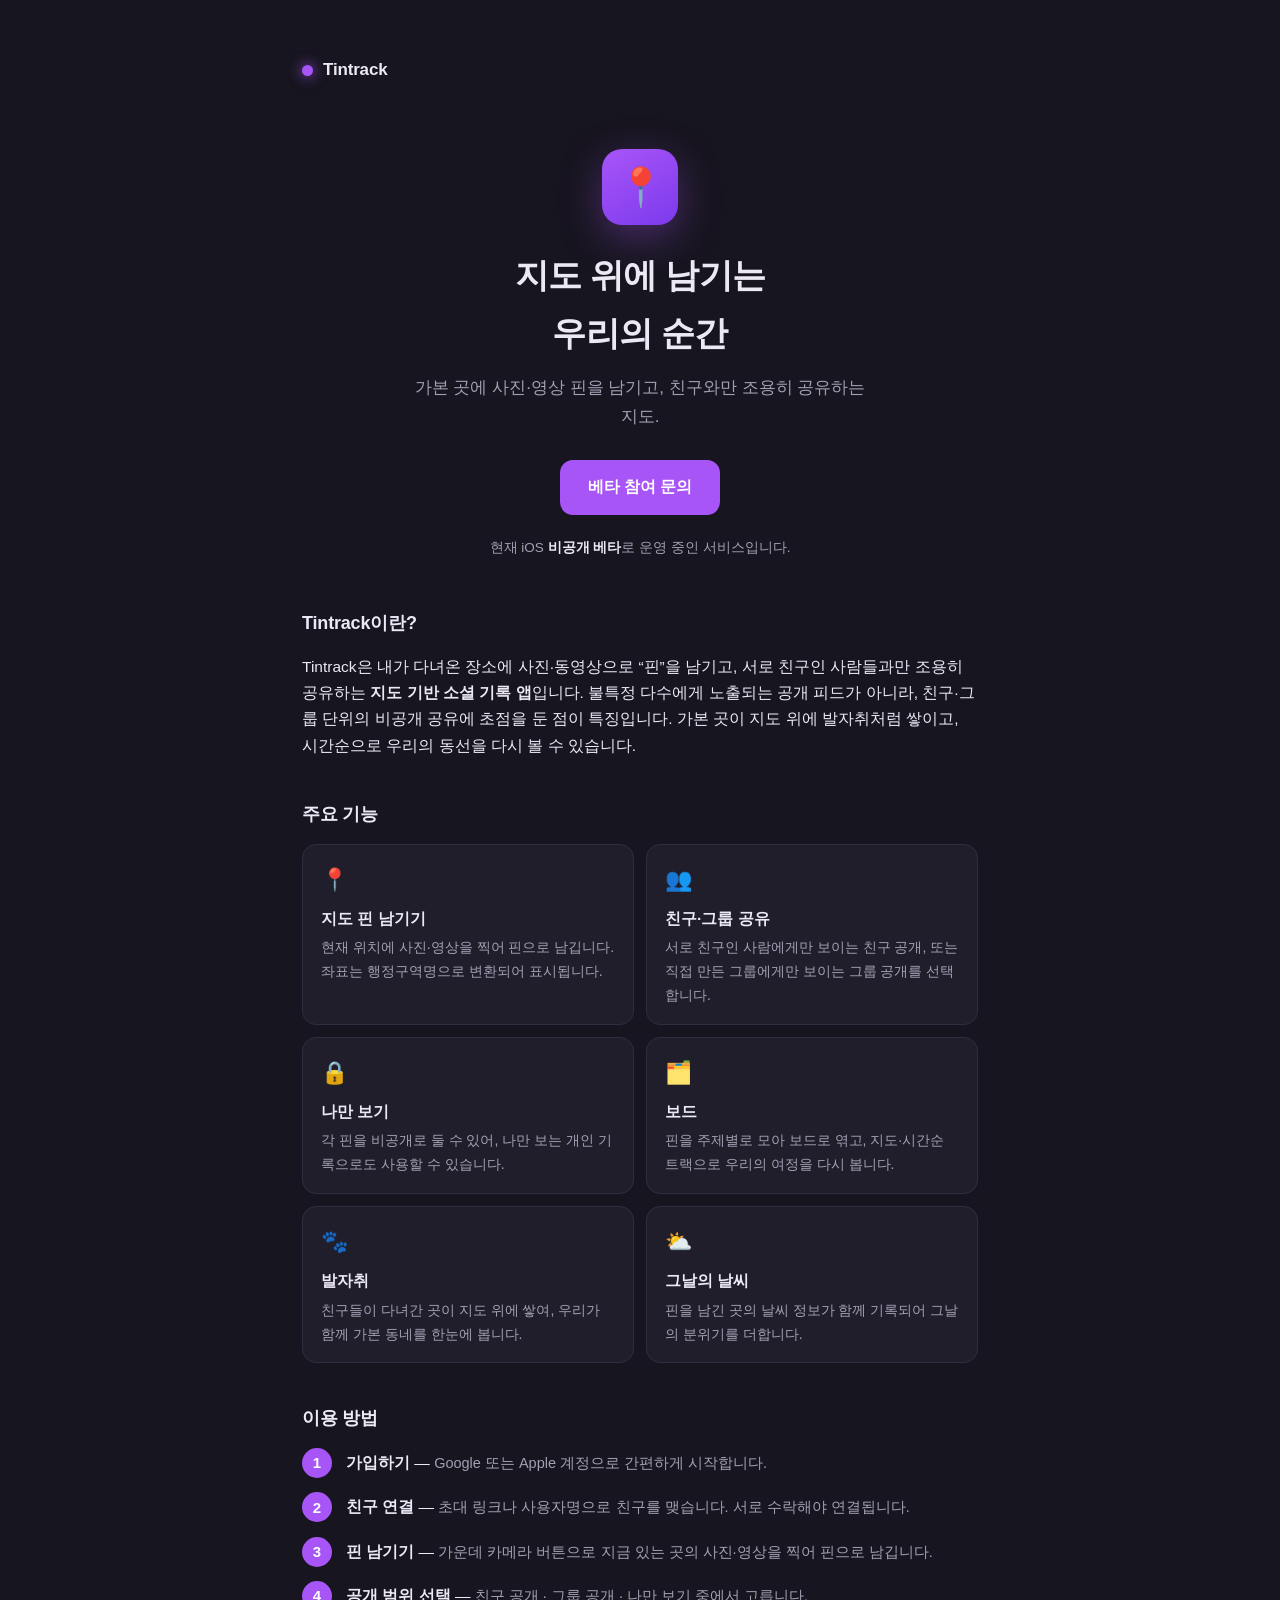
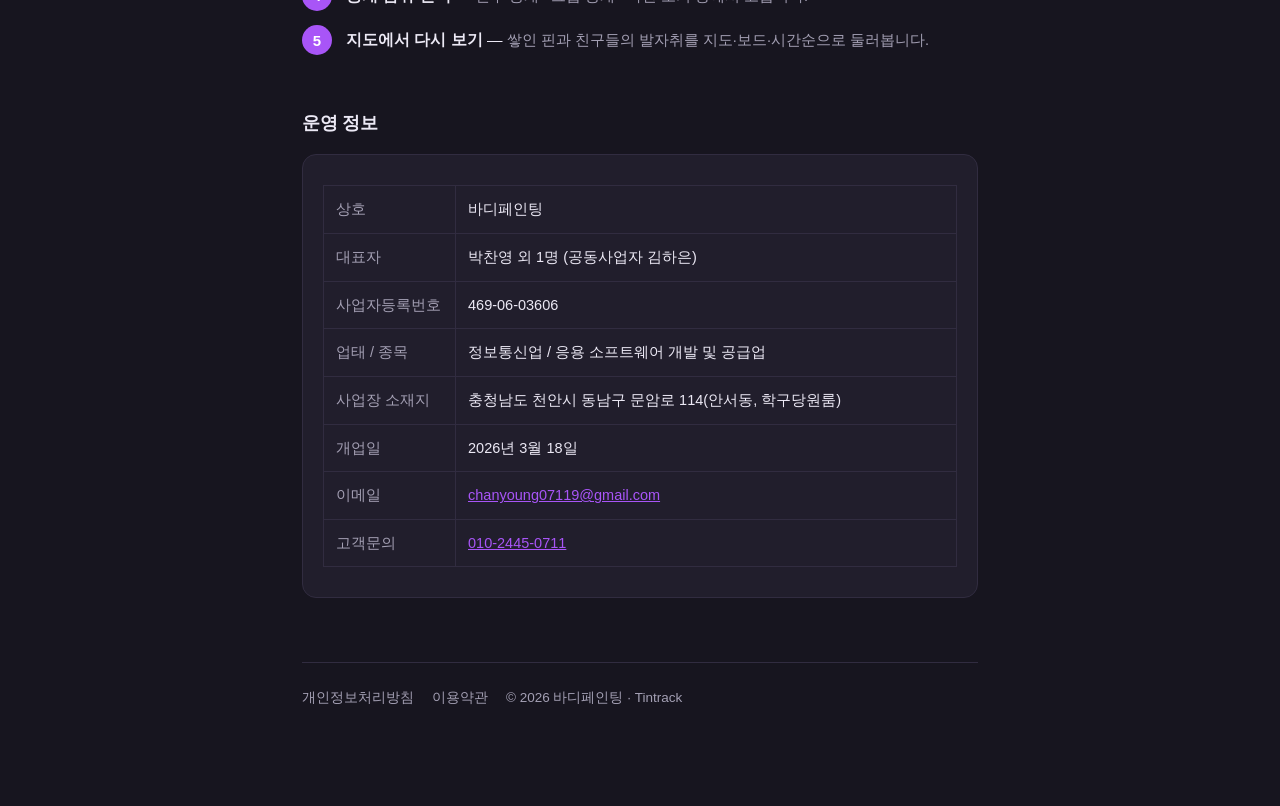
<file: index.html>
<!doctype html>
<html lang="ko">
<head>
<meta charset="utf-8">
<meta name="viewport" content="width=device-width, initial-scale=1">
<meta name="robots" content="all">
<title>Tintrack — 지도 위에 남기는 우리의 순간</title>
<meta name="description" content="Tintrack은 가본 곳에 사진·영상 핀을 남기고 친구와만 조용히 공유하는 지도 기반 소셜 앱입니다. 운영: 바디페인팅(사업자등록번호 469-06-03606).">
<meta property="og:title" content="Tintrack">
<meta property="og:description" content="지도 위에 사진·영상 핀을 남기고 친구와 공유하는 지도 기반 소셜 앱.">
<meta name="theme-color" content="#17151f">
<link rel="stylesheet" href="style.css">
<style>
  .hero { text-align: center; padding: 24px 0 8px; }
  .logo {
    width: 76px; height: 76px; border-radius: 20px; margin: 0 auto 22px;
    background: linear-gradient(150deg, #a855f7, #7c3aed);
    box-shadow: 0 12px 40px rgba(168,85,247,.35);
    display: flex; align-items: center; justify-content: center;
    font-size: 38px;
  }
  .hero h1 { font-size: 34px; margin: 0 0 12px; }
  .hero .lead { color: var(--muted); font-size: 17px; margin: 0 auto; max-width: 460px; }
  .cta {
    display: inline-block; margin: 28px 0 6px; padding: 14px 28px; border-radius: 13px;
    background: var(--accent); color: #fff; text-decoration: none; font-weight: 700; font-size: 15.5px;
  }
  .status {
    display: block; margin-top: 16px;
    color: var(--muted); font-size: 13.5px;
  }
  .status b { color: var(--text); font-weight: 600; }

  .features { display: grid; grid-template-columns: 1fr 1fr; gap: 12px; margin: 14px 0 8px; }
  @media (max-width: 520px) { .features { grid-template-columns: 1fr; } }
  .feature {
    background: var(--surface); border: 1px solid var(--border);
    border-radius: 14px; padding: 16px 18px;
  }
  .feature .ic { font-size: 22px; }
  .feature h3 { margin: 8px 0 4px; font-size: 15.5px; }
  .feature p { margin: 0; font-size: 14px; color: var(--muted); }

  ol.steps { counter-reset: s; list-style: none; padding-left: 0; margin: 12px 0; }
  ol.steps > li { position: relative; padding: 4px 0 14px 44px; margin: 0; }
  ol.steps > li::before {
    counter-increment: s; content: counter(s);
    position: absolute; left: 0; top: 2px;
    width: 30px; height: 30px; border-radius: 50%;
    background: var(--accent); color: #fff; font-weight: 700; font-size: 15px;
    display: flex; align-items: center; justify-content: center;
  }
  ol.steps > li b { color: var(--text); }
  ol.steps > li span { color: var(--muted); font-size: 14.5px; }

  .shots { display: grid; grid-template-columns: repeat(3, 1fr); gap: 14px; margin: 14px 0 8px; }
  @media (max-width: 560px) { .shots { grid-template-columns: repeat(2, 1fr); } }
  .shot { text-align: center; }
  .shot img {
    width: 100%; height: auto; border-radius: 18px;
    border: 1px solid var(--border); background: var(--surface);
    display: block;
  }
  .shot figcaption { color: var(--muted); font-size: 13px; margin-top: 8px; }

  .biz td:first-child { color: var(--muted); white-space: nowrap; width: 132px; }
</style>
</head>
<body>
<div class="wrap">
  <header class="site">
    <span class="dot"></span>
    <a href="./">Tintrack</a>
  </header>

  <section class="hero">
    <div class="logo">📍</div>
    <h1>지도 위에 남기는<br>우리의 순간</h1>
    <p class="lead">가본 곳에 사진·영상 핀을 남기고, 친구와만 조용히 공유하는 지도.</p>

    <a class="cta" href="mailto:chanyoung07119@gmail.com?subject=Tintrack%20%EB%B2%A0%ED%83%80%20%EC%B0%B8%EC%97%AC%20%EB%AC%B8%EC%9D%98">베타 참여 문의</a>
    <span class="status">현재 iOS <b>비공개 베타</b>로 운영 중인 서비스입니다.</span>
  </section>

  <h2>Tintrack이란?</h2>
  <p>Tintrack은 내가 다녀온 장소에 사진·동영상으로 “핀”을 남기고, 서로 친구인 사람들과만
  조용히 공유하는 <b>지도 기반 소셜 기록 앱</b>입니다. 불특정 다수에게 노출되는 공개
  피드가 아니라, 친구·그룹 단위의 비공개 공유에 초점을 둔 점이 특징입니다. 가본 곳이
  지도 위에 발자취처럼 쌓이고, 시간순으로 우리의 동선을 다시 볼 수 있습니다.</p>

  <h2>주요 기능</h2>
  <div class="features">
    <div class="feature">
      <div class="ic">📍</div>
      <h3>지도 핀 남기기</h3>
      <p>현재 위치에 사진·영상을 찍어 핀으로 남깁니다. 좌표는 행정구역명으로 변환되어 표시됩니다.</p>
    </div>
    <div class="feature">
      <div class="ic">👥</div>
      <h3>친구·그룹 공유</h3>
      <p>서로 친구인 사람에게만 보이는 친구 공개, 또는 직접 만든 그룹에게만 보이는 그룹 공개를 선택합니다.</p>
    </div>
    <div class="feature">
      <div class="ic">🔒</div>
      <h3>나만 보기</h3>
      <p>각 핀을 비공개로 둘 수 있어, 나만 보는 개인 기록으로도 사용할 수 있습니다.</p>
    </div>
    <div class="feature">
      <div class="ic">🗂️</div>
      <h3>보드</h3>
      <p>핀을 주제별로 모아 보드로 엮고, 지도·시간순 트랙으로 우리의 여정을 다시 봅니다.</p>
    </div>
    <div class="feature">
      <div class="ic">🐾</div>
      <h3>발자취</h3>
      <p>친구들이 다녀간 곳이 지도 위에 쌓여, 우리가 함께 가본 동네를 한눈에 봅니다.</p>
    </div>
    <div class="feature">
      <div class="ic">⛅</div>
      <h3>그날의 날씨</h3>
      <p>핀을 남긴 곳의 날씨 정보가 함께 기록되어 그날의 분위기를 더합니다.</p>
    </div>
  </div>

  <h2>이용 방법</h2>
  <ol class="steps">
    <li><b>가입하기</b> — <span>Google 또는 Apple 계정으로 간편하게 시작합니다.</span></li>
    <li><b>친구 연결</b> — <span>초대 링크나 사용자명으로 친구를 맺습니다. 서로 수락해야 연결됩니다.</span></li>
    <li><b>핀 남기기</b> — <span>가운데 카메라 버튼으로 지금 있는 곳의 사진·영상을 찍어 핀으로 남깁니다.</span></li>
    <li><b>공개 범위 선택</b> — <span>친구 공개 · 그룹 공개 · 나만 보기 중에서 고릅니다.</span></li>
    <li><b>지도에서 다시 보기</b> — <span>쌓인 핀과 친구들의 발자취를 지도·보드·시간순으로 둘러봅니다.</span></li>
  </ol>

  <!-- 앱 화면 — TestFlight build 12 실기기 스크린샷(img/shot-1~3.png) 추가 후 주석 해제.
       이미지 없을 때 깨진 미리보기가 뜨지 않도록 잠시 비활성.
  <h2>앱 화면</h2>
  <div class="shots">
    <figure class="shot">
      <img src="img/shot-1.png" alt="Tintrack 지도 화면 — 친구들의 핀이 표시된 지도">
      <figcaption>① 지도에 쌓인 핀</figcaption>
    </figure>
    <figure class="shot">
      <img src="img/shot-2.png" alt="Tintrack 핀 남기기 — 카메라로 사진·영상 촬영">
      <figcaption>② 사진·영상으로 핀 남기기</figcaption>
    </figure>
    <figure class="shot">
      <img src="img/shot-3.png" alt="Tintrack 공개 범위 선택 — 친구·그룹·나만 보기">
      <figcaption>③ 공개 범위 선택</figcaption>
    </figure>
  </div>
  -->

  <h2>운영 정보</h2>
  <div class="box">
    <table class="biz">
      <tbody>
        <tr><td>상호</td><td>바디페인팅</td></tr>
        <tr><td>대표자</td><td>박찬영 외 1명 (공동사업자 김하은)</td></tr>
        <tr><td>사업자등록번호</td><td>469-06-03606</td></tr>
        <tr><td>업태 / 종목</td><td>정보통신업 / 응용 소프트웨어 개발 및 공급업</td></tr>
        <tr><td>사업장 소재지</td><td>충청남도 천안시 동남구 문암로 114(안서동, 학구당원룸)</td></tr>
        <tr><td>개업일</td><td>2026년 3월 18일</td></tr>
        <tr><td>이메일</td><td><a href="mailto:chanyoung07119@gmail.com">chanyoung07119@gmail.com</a></td></tr>
        <tr><td>고객문의</td><td><a href="tel:+821024450711">010-2445-0711</a></td></tr>
      </tbody>
    </table>
  </div>

  <footer>
    <a href="privacy.html">개인정보처리방침</a>
    <a href="terms.html">이용약관</a>
    <span>© 2026 바디페인팅 · Tintrack</span>
  </footer>
</div>
</body>
</html>
</file>
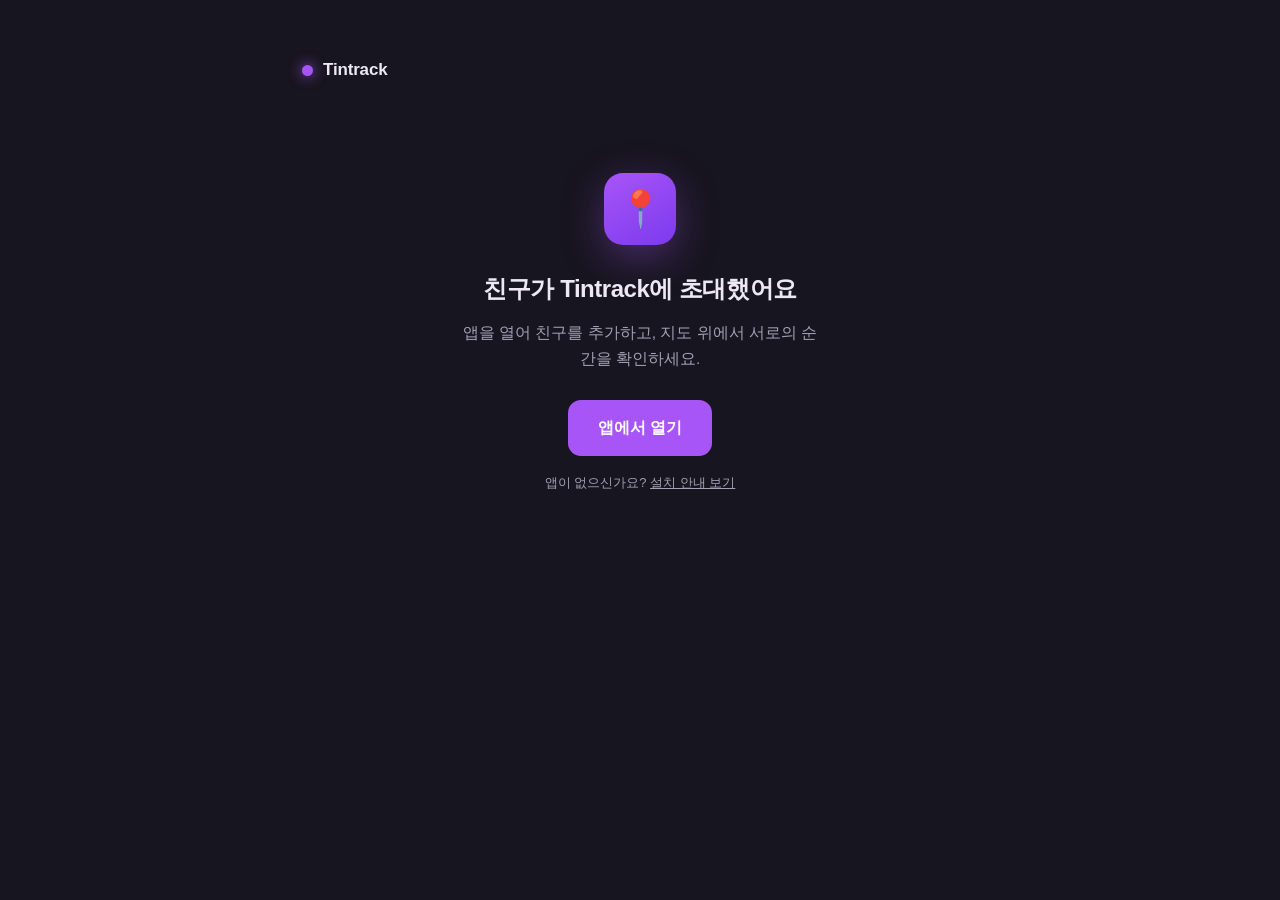
<file: i.html>
<!doctype html>
<html lang="ko">
<head>
<meta charset="utf-8">
<meta name="viewport" content="width=device-width, initial-scale=1">
<title>Tintrack 초대</title>
<meta name="theme-color" content="#17151f">
<link rel="stylesheet" href="style.css">
<style>
  .center { text-align: center; padding: 48px 0; }
  .logo { width: 72px; height: 72px; border-radius: 19px; margin: 0 auto 24px;
    background: linear-gradient(150deg,#a855f7,#7c3aed);
    box-shadow: 0 12px 40px rgba(168,85,247,.35);
    display:flex; align-items:center; justify-content:center; font-size:36px; }
  .center h1 { font-size: 24px; margin: 0 0 10px; }
  .center p { color: var(--muted); margin: 0 auto 28px; max-width: 360px; }
  .btn { display:inline-block; background: var(--accent); color:#fff; font-weight:700;
    text-decoration:none; padding: 14px 30px; border-radius: 13px; font-size: 16px; }
  .sub { display:block; margin-top: 16px; color: var(--muted); font-size: 13px; }
  .sub a { color: var(--muted); }
</style>
</head>
<body>
<div class="wrap">
  <header class="site"><span class="dot"></span><a href="./">Tintrack</a></header>
  <section class="center">
    <div class="logo">📍</div>
    <h1 id="title">친구가 Tintrack에 초대했어요</h1>
    <p id="desc">앱을 열어 친구를 추가하고, 지도 위에서 서로의 순간을 확인하세요.</p>
    <a class="btn" id="open" href="#">앱에서 열기</a>
    <span class="sub">앱이 없으신가요? <a href="./">설치 안내 보기</a></span>
  </section>
</div>
<script>
  (function () {
    // 경로 /i/{username} 에서 username 추출
    var parts = location.pathname.split("/").filter(Boolean);
    var idx = parts.indexOf("i");
    var username = idx >= 0 && parts[idx + 1] ? decodeURIComponent(parts[idx + 1]) : null;

    var deepLink = username ? "tintrack://i/" + encodeURIComponent(username) : "tintrack://";
    var openBtn = document.getElementById("open");
    openBtn.setAttribute("href", deepLink);

    if (username) {
      document.getElementById("title").textContent = "@" + username + " 님이 초대했어요";
    }

    // 자동으로 앱 열기 시도 (사용자 제스처 없이도 커스텀 스킴 시도)
    function tryOpen() { window.location.href = deepLink; }
    // 살짝 지연 후 시도 — iOS/Android 모두 설치돼 있으면 앱으로 전환
    setTimeout(tryOpen, 350);

    openBtn.addEventListener("click", function (e) {
      e.preventDefault();
      tryOpen();
    });
  })();
</script>
</body>
</html>
</file>
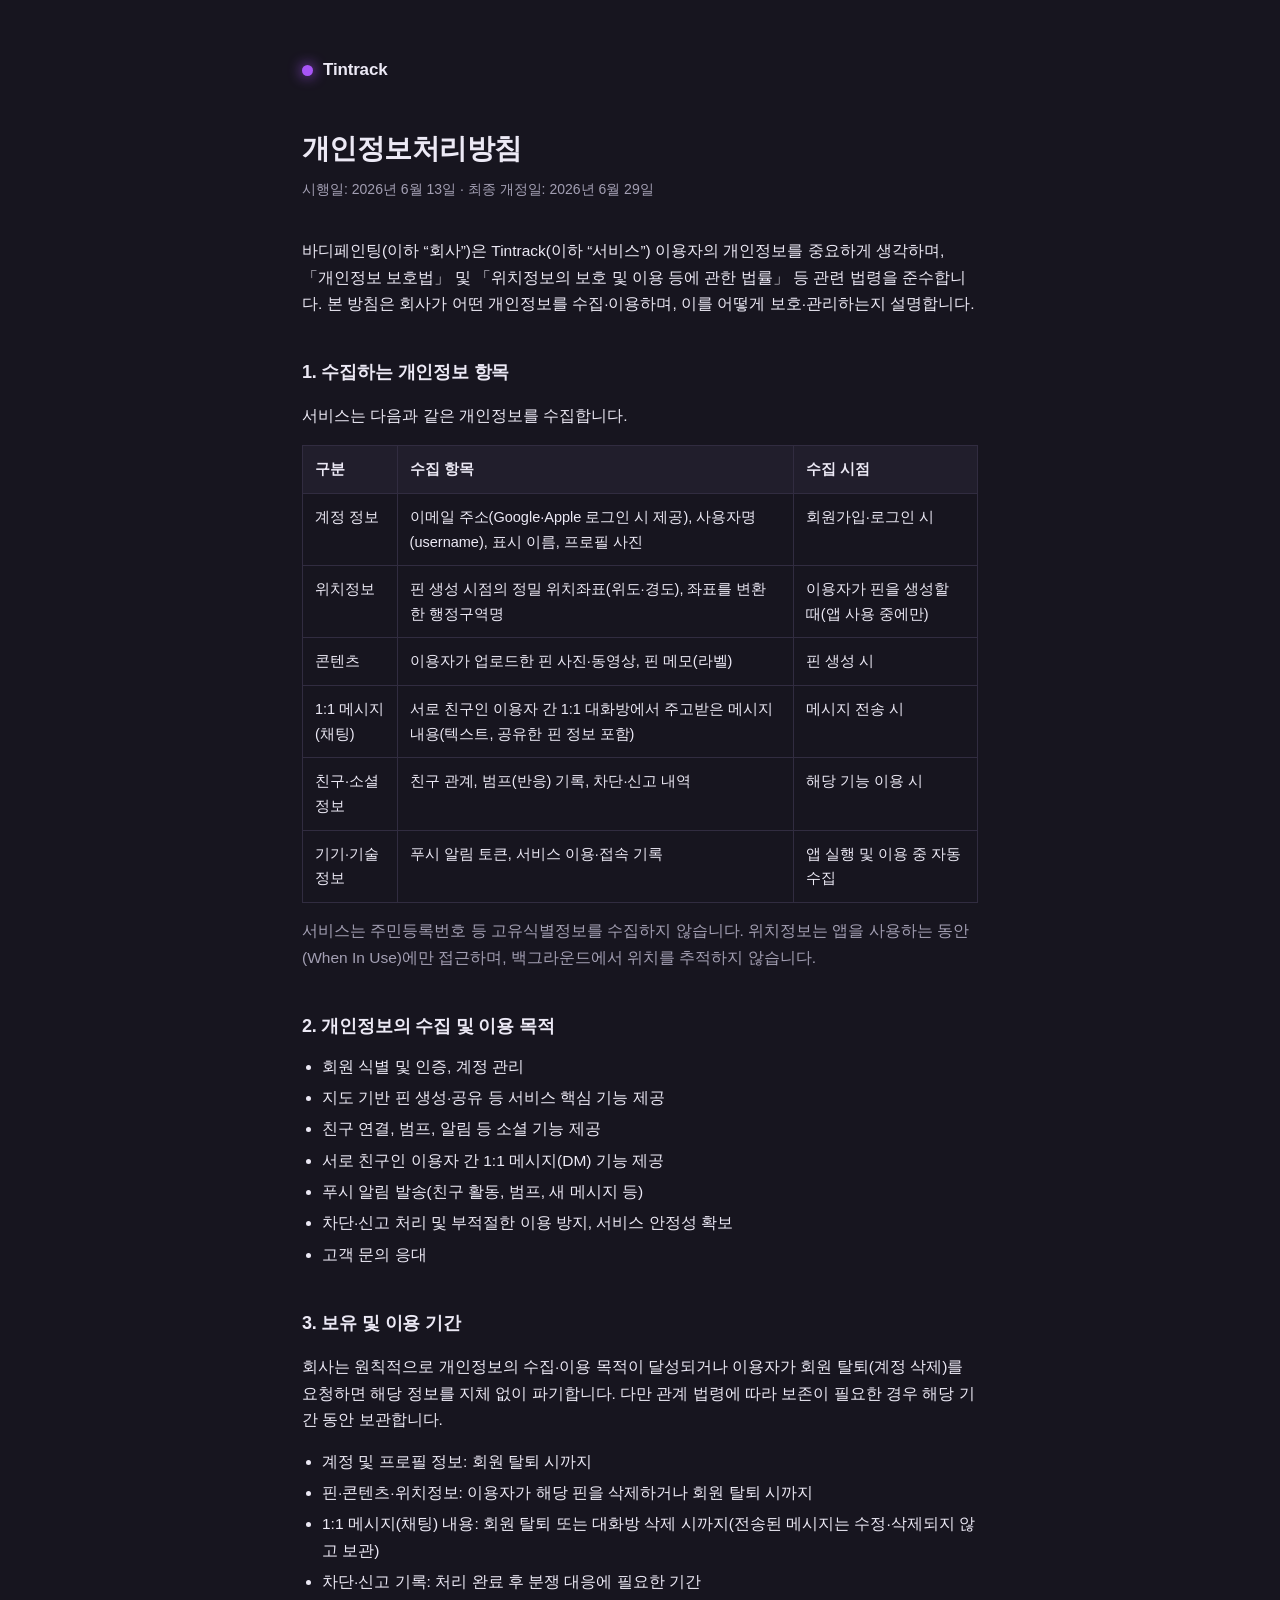
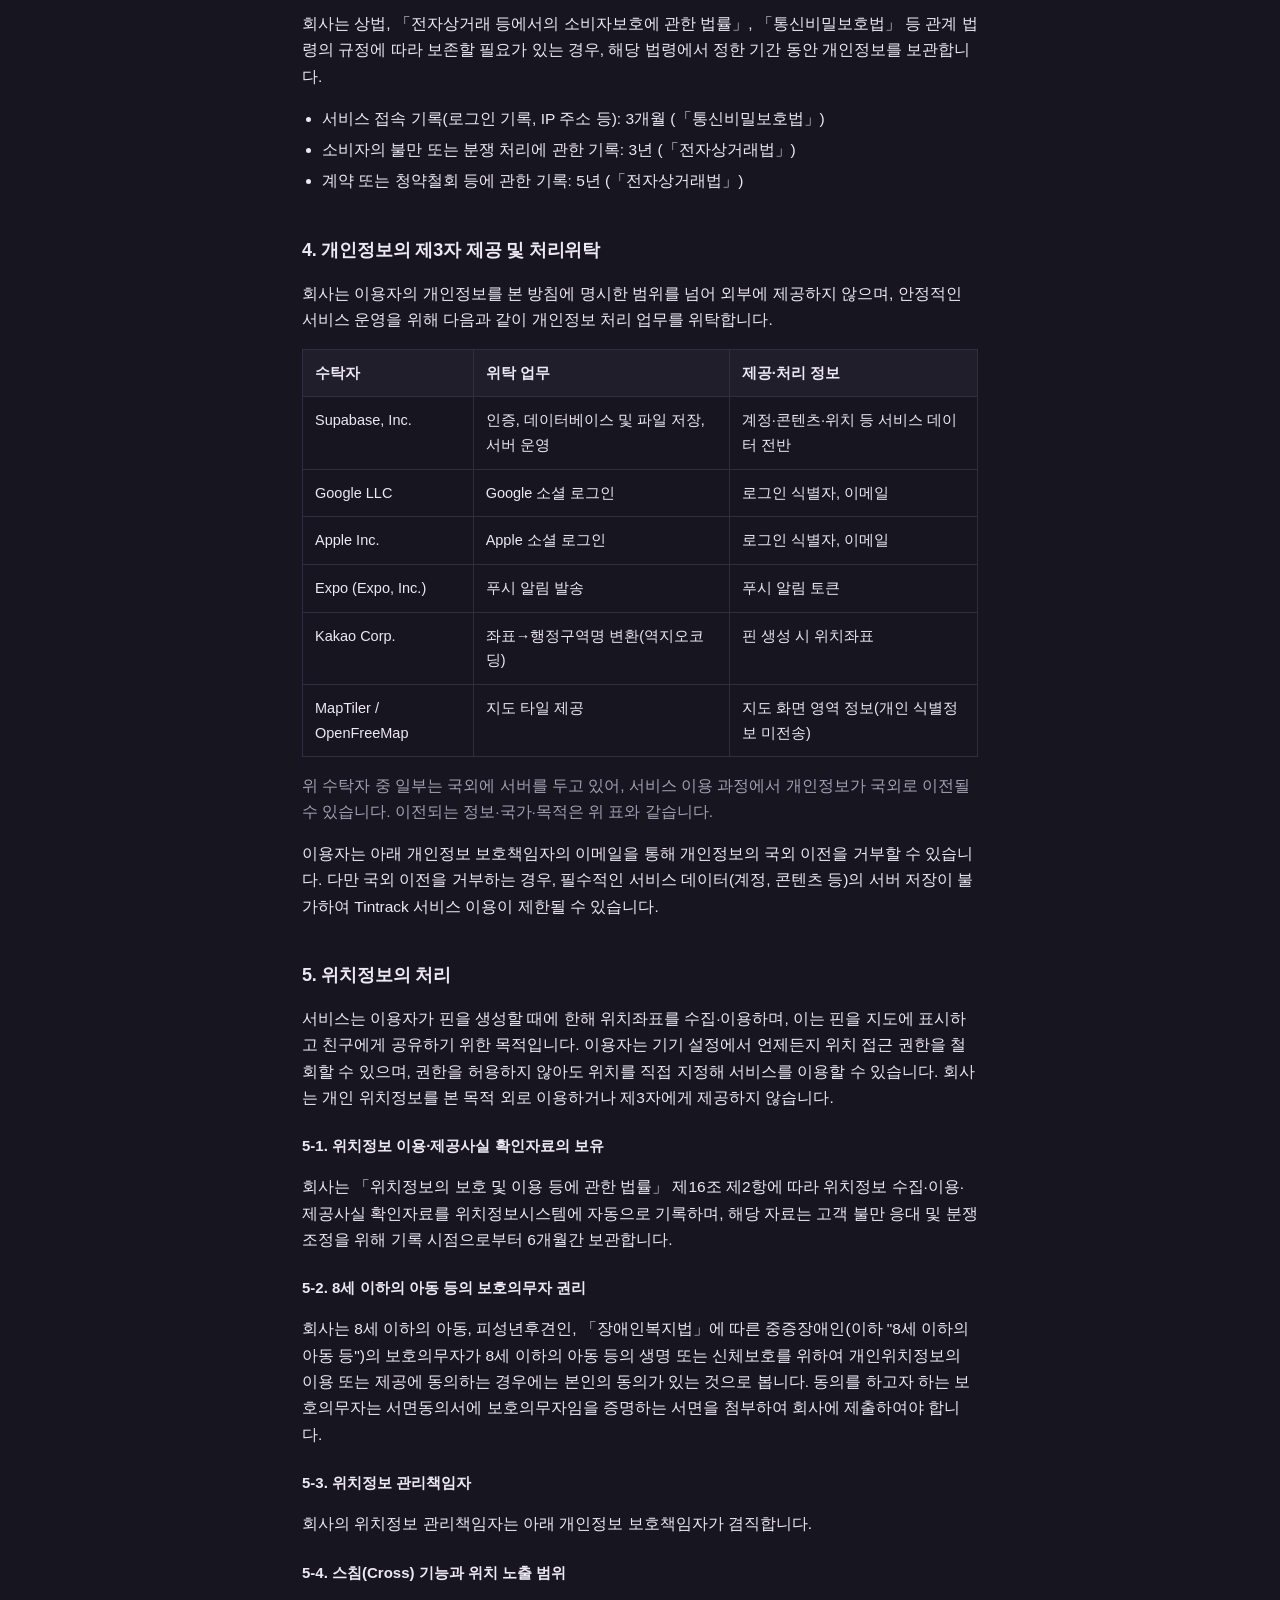
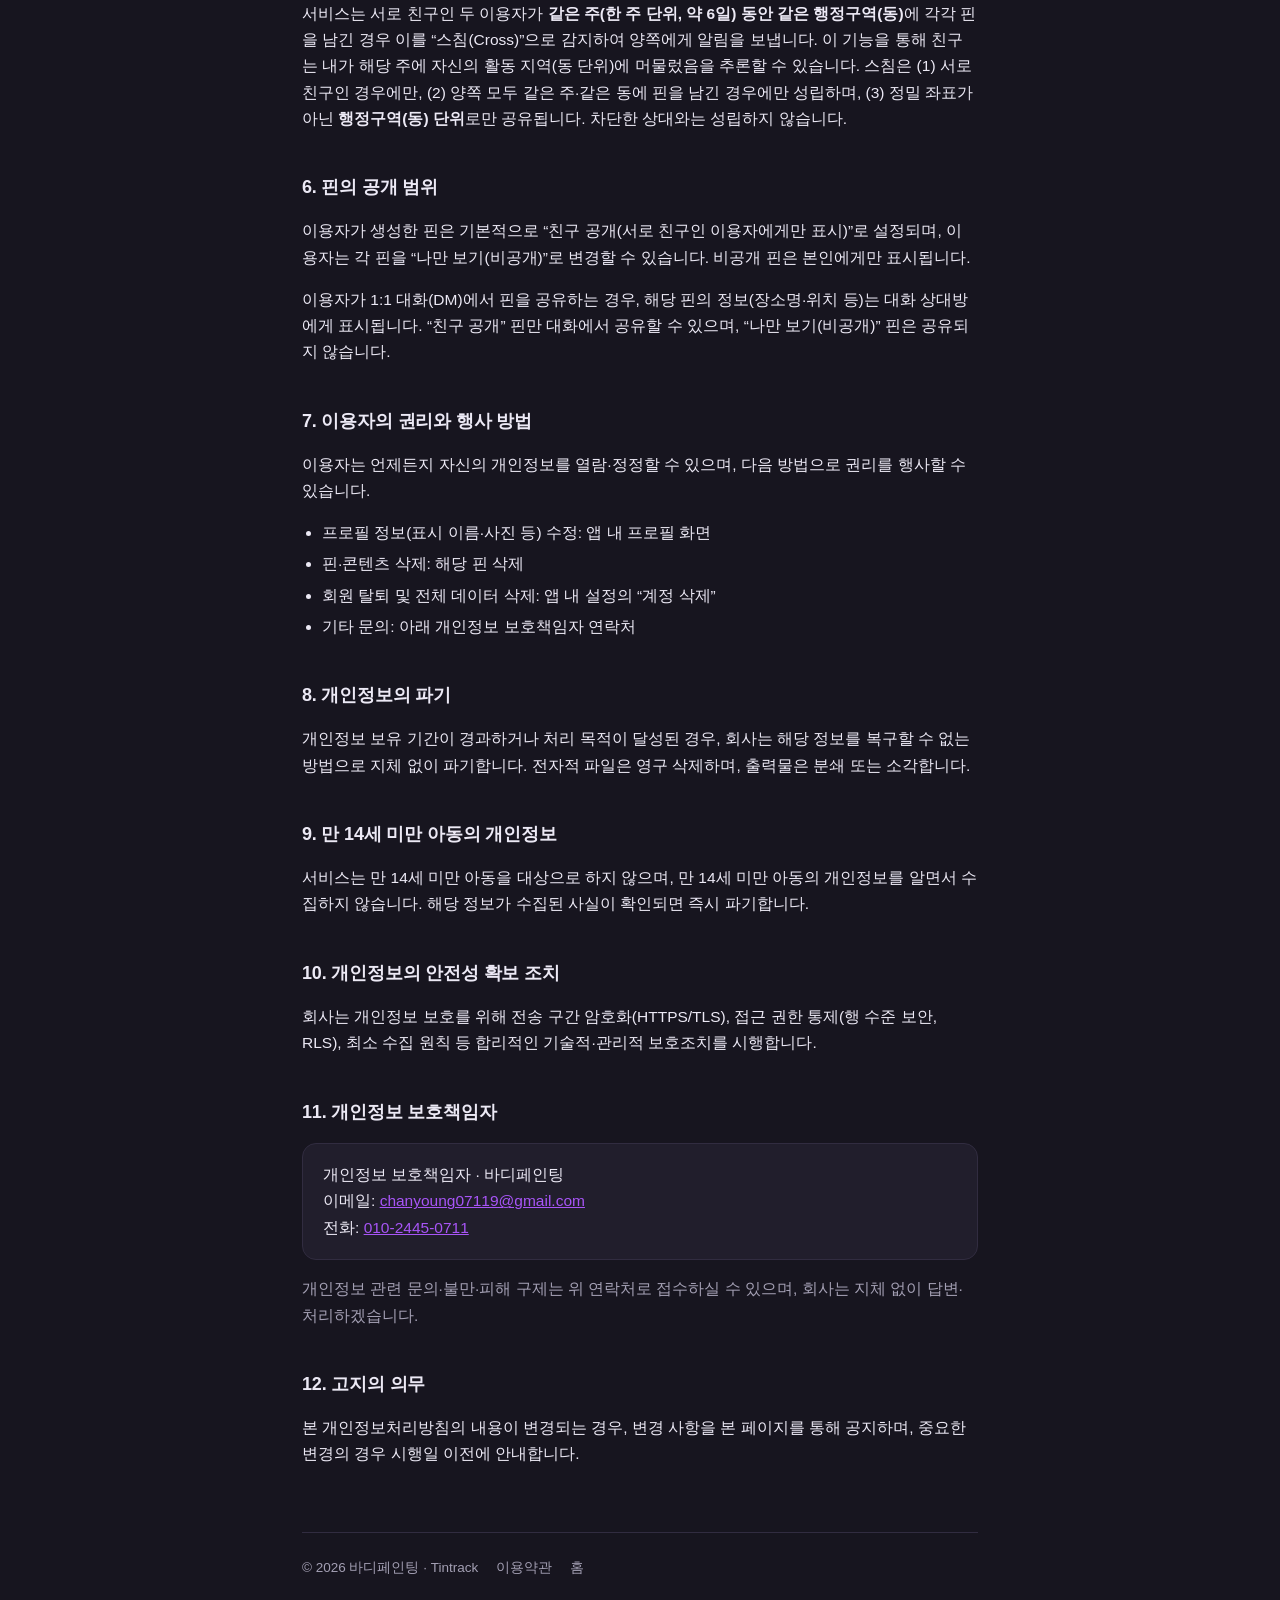
<file: privacy.html>
<!doctype html>
<html lang="ko">
<head>
<meta charset="utf-8">
<meta name="viewport" content="width=device-width, initial-scale=1">
<meta name="robots" content="all">
<title>개인정보처리방침 · Tintrack</title>
<link rel="stylesheet" href="style.css">
</head>
<body>
<div class="wrap">
  <header class="site">
    <span class="dot"></span>
    <a href="./">Tintrack</a>
  </header>

  <h1>개인정보처리방침</h1>
  <p class="updated">시행일: 2026년 6월 13일 · 최종 개정일: 2026년 6월 29일</p>

  <p>바디페인팅(이하 “회사”)은 Tintrack(이하 “서비스”) 이용자의 개인정보를 중요하게
  생각하며, 「개인정보 보호법」 및 「위치정보의 보호 및 이용 등에 관한 법률」 등 관련
  법령을 준수합니다. 본 방침은 회사가 어떤 개인정보를 수집·이용하며, 이를 어떻게
  보호·관리하는지 설명합니다.</p>

  <h2>1. 수집하는 개인정보 항목</h2>
  <p>서비스는 다음과 같은 개인정보를 수집합니다.</p>
  <table>
    <thead>
      <tr><th>구분</th><th>수집 항목</th><th>수집 시점</th></tr>
    </thead>
    <tbody>
      <tr>
        <td>계정 정보</td>
        <td>이메일 주소(Google·Apple 로그인 시 제공), 사용자명(username), 표시 이름,
        프로필 사진</td>
        <td>회원가입·로그인 시</td>
      </tr>
      <tr>
        <td>위치정보</td>
        <td>핀 생성 시점의 정밀 위치좌표(위도·경도), 좌표를 변환한 행정구역명</td>
        <td>이용자가 핀을 생성할 때(앱 사용 중에만)</td>
      </tr>
      <tr>
        <td>콘텐츠</td>
        <td>이용자가 업로드한 핀 사진·동영상, 핀 메모(라벨)</td>
        <td>핀 생성 시</td>
      </tr>
      <tr>
        <td>1:1 메시지(채팅)</td>
        <td>서로 친구인 이용자 간 1:1 대화방에서 주고받은 메시지 내용(텍스트, 공유한 핀 정보 포함)</td>
        <td>메시지 전송 시</td>
      </tr>
      <tr>
        <td>친구·소셜 정보</td>
        <td>친구 관계, 범프(반응) 기록, 차단·신고 내역</td>
        <td>해당 기능 이용 시</td>
      </tr>
      <tr>
        <td>기기·기술 정보</td>
        <td>푸시 알림 토큰, 서비스 이용·접속 기록</td>
        <td>앱 실행 및 이용 중 자동 수집</td>
      </tr>
    </tbody>
  </table>
  <p class="muted">서비스는 주민등록번호 등 고유식별정보를 수집하지 않습니다. 위치정보는
  앱을 사용하는 동안(When In Use)에만 접근하며, 백그라운드에서 위치를 추적하지 않습니다.</p>

  <h2>2. 개인정보의 수집 및 이용 목적</h2>
  <ul>
    <li>회원 식별 및 인증, 계정 관리</li>
    <li>지도 기반 핀 생성·공유 등 서비스 핵심 기능 제공</li>
    <li>친구 연결, 범프, 알림 등 소셜 기능 제공</li>
    <li>서로 친구인 이용자 간 1:1 메시지(DM) 기능 제공</li>
    <li>푸시 알림 발송(친구 활동, 범프, 새 메시지 등)</li>
    <li>차단·신고 처리 및 부적절한 이용 방지, 서비스 안정성 확보</li>
    <li>고객 문의 응대</li>
  </ul>

  <h2>3. 보유 및 이용 기간</h2>
  <p>회사는 원칙적으로 개인정보의 수집·이용 목적이 달성되거나 이용자가 회원 탈퇴(계정
  삭제)를 요청하면 해당 정보를 지체 없이 파기합니다. 다만 관계 법령에 따라 보존이
  필요한 경우 해당 기간 동안 보관합니다.</p>
  <ul>
    <li>계정 및 프로필 정보: 회원 탈퇴 시까지</li>
    <li>핀·콘텐츠·위치정보: 이용자가 해당 핀을 삭제하거나 회원 탈퇴 시까지</li>
    <li>1:1 메시지(채팅) 내용: 회원 탈퇴 또는 대화방 삭제 시까지(전송된 메시지는 수정·삭제되지 않고 보관)</li>
    <li>차단·신고 기록: 처리 완료 후 분쟁 대응에 필요한 기간</li>
  </ul>
  <p>회사는 상법, 「전자상거래 등에서의 소비자보호에 관한 법률」, 「통신비밀보호법」 등
  관계 법령의 규정에 따라 보존할 필요가 있는 경우, 해당 법령에서 정한 기간 동안
  개인정보를 보관합니다.</p>
  <ul>
    <li>서비스 접속 기록(로그인 기록, IP 주소 등): 3개월 (「통신비밀보호법」)</li>
    <li>소비자의 불만 또는 분쟁 처리에 관한 기록: 3년 (「전자상거래법」)</li>
    <li>계약 또는 청약철회 등에 관한 기록: 5년 (「전자상거래법」)</li>
  </ul>

  <h2>4. 개인정보의 제3자 제공 및 처리위탁</h2>
  <p>회사는 이용자의 개인정보를 본 방침에 명시한 범위를 넘어 외부에 제공하지 않으며,
  안정적인 서비스 운영을 위해 다음과 같이 개인정보 처리 업무를 위탁합니다.</p>
  <table>
    <thead>
      <tr><th>수탁자</th><th>위탁 업무</th><th>제공·처리 정보</th></tr>
    </thead>
    <tbody>
      <tr><td>Supabase, Inc.</td><td>인증, 데이터베이스 및 파일 저장, 서버 운영</td><td>계정·콘텐츠·위치 등 서비스 데이터 전반</td></tr>
      <tr><td>Google LLC</td><td>Google 소셜 로그인</td><td>로그인 식별자, 이메일</td></tr>
      <tr><td>Apple Inc.</td><td>Apple 소셜 로그인</td><td>로그인 식별자, 이메일</td></tr>
      <tr><td>Expo (Expo, Inc.)</td><td>푸시 알림 발송</td><td>푸시 알림 토큰</td></tr>
      <tr><td>Kakao Corp.</td><td>좌표→행정구역명 변환(역지오코딩)</td><td>핀 생성 시 위치좌표</td></tr>
      <tr><td>MapTiler / OpenFreeMap</td><td>지도 타일 제공</td><td>지도 화면 영역 정보(개인 식별정보 미전송)</td></tr>
    </tbody>
  </table>
  <p class="muted">위 수탁자 중 일부는 국외에 서버를 두고 있어, 서비스 이용 과정에서
  개인정보가 국외로 이전될 수 있습니다. 이전되는 정보·국가·목적은 위 표와 같습니다.</p>
  <p>이용자는 아래 개인정보 보호책임자의 이메일을 통해 개인정보의 국외 이전을 거부할 수
  있습니다. 다만 국외 이전을 거부하는 경우, 필수적인 서비스 데이터(계정, 콘텐츠 등)의
  서버 저장이 불가하여 Tintrack 서비스 이용이 제한될 수 있습니다.</p>

  <h2>5. 위치정보의 처리</h2>
  <p>서비스는 이용자가 핀을 생성할 때에 한해 위치좌표를 수집·이용하며, 이는 핀을 지도에
  표시하고 친구에게 공유하기 위한 목적입니다. 이용자는 기기 설정에서 언제든지 위치 접근
  권한을 철회할 수 있으며, 권한을 허용하지 않아도 위치를 직접 지정해 서비스를 이용할 수
  있습니다. 회사는 개인 위치정보를 본 목적 외로 이용하거나 제3자에게 제공하지 않습니다.</p>

  <h3>5-1. 위치정보 이용·제공사실 확인자료의 보유</h3>
  <p>회사는 「위치정보의 보호 및 이용 등에 관한 법률」 제16조 제2항에 따라 위치정보
  수집·이용·제공사실 확인자료를 위치정보시스템에 자동으로 기록하며, 해당 자료는 고객
  불만 응대 및 분쟁 조정을 위해 기록 시점으로부터 6개월간 보관합니다.</p>

  <h3>5-2. 8세 이하의 아동 등의 보호의무자 권리</h3>
  <p>회사는 8세 이하의 아동, 피성년후견인, 「장애인복지법」에 따른 중증장애인(이하
  "8세 이하의 아동 등")의 보호의무자가 8세 이하의 아동 등의 생명 또는 신체보호를 위하여
  개인위치정보의 이용 또는 제공에 동의하는 경우에는 본인의 동의가 있는 것으로 봅니다.
  동의를 하고자 하는 보호의무자는 서면동의서에 보호의무자임을 증명하는 서면을 첨부하여
  회사에 제출하여야 합니다.</p>

  <h3>5-3. 위치정보 관리책임자</h3>
  <p>회사의 위치정보 관리책임자는 아래 개인정보 보호책임자가 겸직합니다.</p>

  <h3>5-4. 스침(Cross) 기능과 위치 노출 범위</h3>
  <p>서비스는 서로 친구인 두 이용자가 <b>같은 주(한 주 단위, 약 6일) 동안 같은 행정구역(동)</b>에
  각각 핀을 남긴 경우 이를 “스침(Cross)”으로 감지하여 양쪽에게 알림을 보냅니다. 이 기능을 통해
  친구는 내가 해당 주에 자신의 활동 지역(동 단위)에 머물렀음을 추론할 수 있습니다. 스침은
  (1) 서로 친구인 경우에만, (2) 양쪽 모두 같은 주·같은 동에 핀을 남긴 경우에만 성립하며,
  (3) 정밀 좌표가 아닌 <b>행정구역(동) 단위</b>로만 공유됩니다. 차단한 상대와는 성립하지 않습니다.</p>

  <h2>6. 핀의 공개 범위</h2>
  <p>이용자가 생성한 핀은 기본적으로 “친구 공개(서로 친구인 이용자에게만 표시)”로
  설정되며, 이용자는 각 핀을 “나만 보기(비공개)”로 변경할 수 있습니다. 비공개 핀은
  본인에게만 표시됩니다.</p>
  <p>이용자가 1:1 대화(DM)에서 핀을 공유하는 경우, 해당 핀의 정보(장소명·위치 등)는
  대화 상대방에게 표시됩니다. “친구 공개” 핀만 대화에서 공유할 수 있으며, “나만 보기(비공개)”
  핀은 공유되지 않습니다.</p>

  <h2>7. 이용자의 권리와 행사 방법</h2>
  <p>이용자는 언제든지 자신의 개인정보를 열람·정정할 수 있으며, 다음 방법으로 권리를
  행사할 수 있습니다.</p>
  <ul>
    <li>프로필 정보(표시 이름·사진 등) 수정: 앱 내 프로필 화면</li>
    <li>핀·콘텐츠 삭제: 해당 핀 삭제</li>
    <li>회원 탈퇴 및 전체 데이터 삭제: 앱 내 설정의 “계정 삭제”</li>
    <li>기타 문의: 아래 개인정보 보호책임자 연락처</li>
  </ul>

  <h2>8. 개인정보의 파기</h2>
  <p>개인정보 보유 기간이 경과하거나 처리 목적이 달성된 경우, 회사는 해당 정보를 복구할
  수 없는 방법으로 지체 없이 파기합니다. 전자적 파일은 영구 삭제하며, 출력물은 분쇄
  또는 소각합니다.</p>

  <h2>9. 만 14세 미만 아동의 개인정보</h2>
  <p>서비스는 만 14세 미만 아동을 대상으로 하지 않으며, 만 14세 미만 아동의 개인정보를
  알면서 수집하지 않습니다. 해당 정보가 수집된 사실이 확인되면 즉시 파기합니다.</p>

  <h2>10. 개인정보의 안전성 확보 조치</h2>
  <p>회사는 개인정보 보호를 위해 전송 구간 암호화(HTTPS/TLS), 접근 권한 통제(행 수준
  보안, RLS), 최소 수집 원칙 등 합리적인 기술적·관리적 보호조치를 시행합니다.</p>

  <h2>11. 개인정보 보호책임자</h2>
  <div class="box">
    <p style="margin:0">개인정보 보호책임자 · 바디페인팅<br>
    이메일: <a href="mailto:chanyoung07119@gmail.com">chanyoung07119@gmail.com</a><br>
    전화: <a href="tel:+821024450711">010-2445-0711</a></p>
  </div>
  <p class="muted">개인정보 관련 문의·불만·피해 구제는 위 연락처로 접수하실 수 있으며,
  회사는 지체 없이 답변·처리하겠습니다.</p>

  <h2>12. 고지의 의무</h2>
  <p>본 개인정보처리방침의 내용이 변경되는 경우, 변경 사항을 본 페이지를 통해 공지하며,
  중요한 변경의 경우 시행일 이전에 안내합니다.</p>

  <footer>
    <span>© 2026 바디페인팅 · Tintrack</span>
    <a href="terms.html">이용약관</a>
    <a href="./">홈</a>
  </footer>
</div>
</body>
</html>
</file>
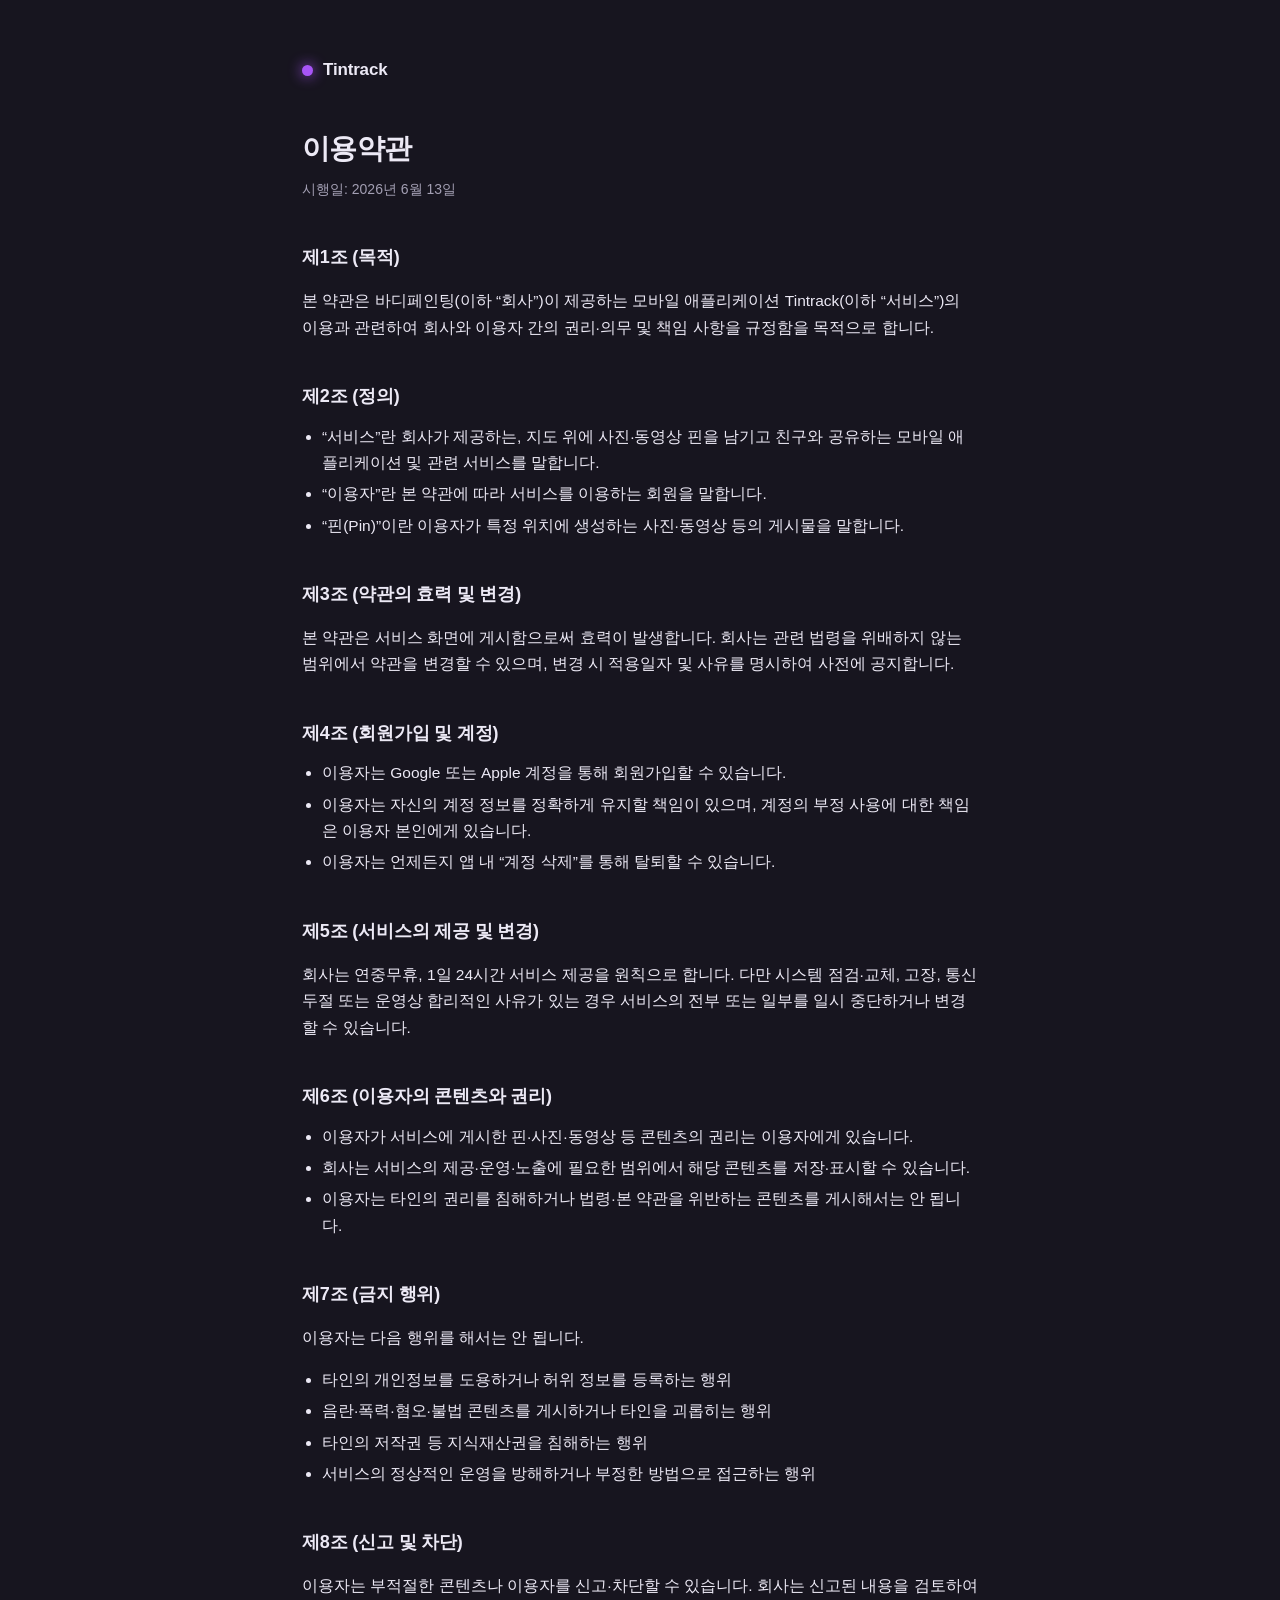
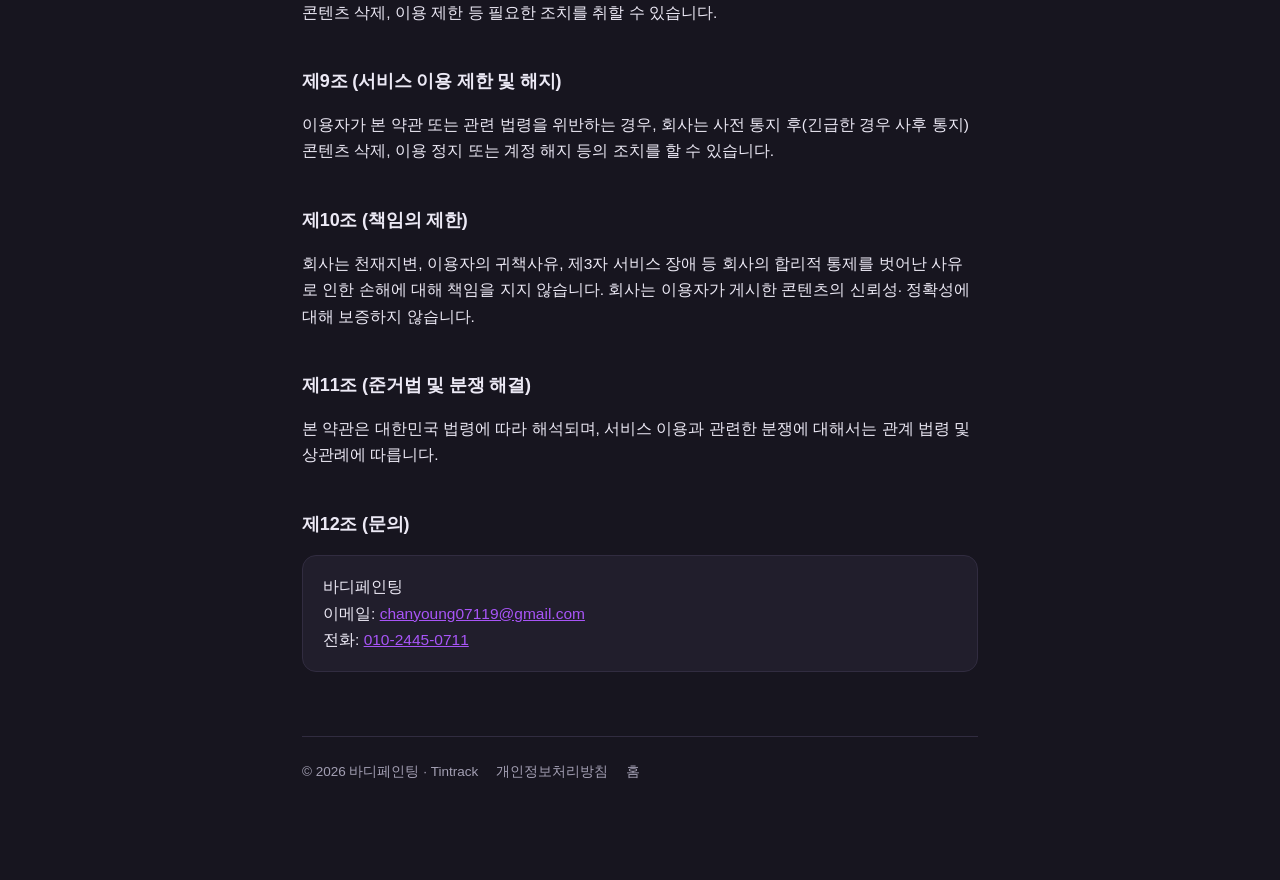
<file: terms.html>
<!doctype html>
<html lang="ko">
<head>
<meta charset="utf-8">
<meta name="viewport" content="width=device-width, initial-scale=1">
<meta name="robots" content="all">
<title>이용약관 · Tintrack</title>
<link rel="stylesheet" href="style.css">
</head>
<body>
<div class="wrap">
  <header class="site">
    <span class="dot"></span>
    <a href="./">Tintrack</a>
  </header>

  <h1>이용약관</h1>
  <p class="updated">시행일: 2026년 6월 13일</p>

  <h2>제1조 (목적)</h2>
  <p>본 약관은 바디페인팅(이하 “회사”)이 제공하는 모바일 애플리케이션 Tintrack(이하
  “서비스”)의 이용과 관련하여 회사와 이용자 간의 권리·의무 및 책임 사항을 규정함을
  목적으로 합니다.</p>

  <h2>제2조 (정의)</h2>
  <ul>
    <li>“서비스”란 회사가 제공하는, 지도 위에 사진·동영상 핀을 남기고 친구와 공유하는
    모바일 애플리케이션 및 관련 서비스를 말합니다.</li>
    <li>“이용자”란 본 약관에 따라 서비스를 이용하는 회원을 말합니다.</li>
    <li>“핀(Pin)”이란 이용자가 특정 위치에 생성하는 사진·동영상 등의 게시물을 말합니다.</li>
  </ul>

  <h2>제3조 (약관의 효력 및 변경)</h2>
  <p>본 약관은 서비스 화면에 게시함으로써 효력이 발생합니다. 회사는 관련 법령을 위배하지
  않는 범위에서 약관을 변경할 수 있으며, 변경 시 적용일자 및 사유를 명시하여 사전에
  공지합니다.</p>

  <h2>제4조 (회원가입 및 계정)</h2>
  <ul>
    <li>이용자는 Google 또는 Apple 계정을 통해 회원가입할 수 있습니다.</li>
    <li>이용자는 자신의 계정 정보를 정확하게 유지할 책임이 있으며, 계정의 부정 사용에
    대한 책임은 이용자 본인에게 있습니다.</li>
    <li>이용자는 언제든지 앱 내 “계정 삭제”를 통해 탈퇴할 수 있습니다.</li>
  </ul>

  <h2>제5조 (서비스의 제공 및 변경)</h2>
  <p>회사는 연중무휴, 1일 24시간 서비스 제공을 원칙으로 합니다. 다만 시스템 점검·교체,
  고장, 통신 두절 또는 운영상 합리적인 사유가 있는 경우 서비스의 전부 또는 일부를 일시
  중단하거나 변경할 수 있습니다.</p>

  <h2>제6조 (이용자의 콘텐츠와 권리)</h2>
  <ul>
    <li>이용자가 서비스에 게시한 핀·사진·동영상 등 콘텐츠의 권리는 이용자에게 있습니다.</li>
    <li>회사는 서비스의 제공·운영·노출에 필요한 범위에서 해당 콘텐츠를 저장·표시할 수
    있습니다.</li>
    <li>이용자는 타인의 권리를 침해하거나 법령·본 약관을 위반하는 콘텐츠를 게시해서는
    안 됩니다.</li>
  </ul>

  <h2>제7조 (금지 행위)</h2>
  <p>이용자는 다음 행위를 해서는 안 됩니다.</p>
  <ul>
    <li>타인의 개인정보를 도용하거나 허위 정보를 등록하는 행위</li>
    <li>음란·폭력·혐오·불법 콘텐츠를 게시하거나 타인을 괴롭히는 행위</li>
    <li>타인의 저작권 등 지식재산권을 침해하는 행위</li>
    <li>서비스의 정상적인 운영을 방해하거나 부정한 방법으로 접근하는 행위</li>
  </ul>

  <h2>제8조 (신고 및 차단)</h2>
  <p>이용자는 부적절한 콘텐츠나 이용자를 신고·차단할 수 있습니다. 회사는 신고된 내용을
  검토하여 콘텐츠 삭제, 이용 제한 등 필요한 조치를 취할 수 있습니다.</p>

  <h2>제9조 (서비스 이용 제한 및 해지)</h2>
  <p>이용자가 본 약관 또는 관련 법령을 위반하는 경우, 회사는 사전 통지 후(긴급한 경우
  사후 통지) 콘텐츠 삭제, 이용 정지 또는 계정 해지 등의 조치를 할 수 있습니다.</p>

  <h2>제10조 (책임의 제한)</h2>
  <p>회사는 천재지변, 이용자의 귀책사유, 제3자 서비스 장애 등 회사의 합리적 통제를 벗어난
  사유로 인한 손해에 대해 책임을 지지 않습니다. 회사는 이용자가 게시한 콘텐츠의 신뢰성·
  정확성에 대해 보증하지 않습니다.</p>

  <h2>제11조 (준거법 및 분쟁 해결)</h2>
  <p>본 약관은 대한민국 법령에 따라 해석되며, 서비스 이용과 관련한 분쟁에 대해서는 관계
  법령 및 상관례에 따릅니다.</p>

  <h2>제12조 (문의)</h2>
  <div class="box">
    <p style="margin:0">바디페인팅<br>
    이메일: <a href="mailto:chanyoung07119@gmail.com">chanyoung07119@gmail.com</a><br>
    전화: <a href="tel:+821024450711">010-2445-0711</a></p>
  </div>

  <footer>
    <span>© 2026 바디페인팅 · Tintrack</span>
    <a href="privacy.html">개인정보처리방침</a>
    <a href="./">홈</a>
  </footer>
</div>
</body>
</html>
</file>
<file: style.css>
:root {
  --bg: #17151f;
  --surface: #211e2c;
  --text: #ece9f5;
  --muted: #a39fb3;
  --accent: #a855f7;
  --border: #312c40;
}

* { box-sizing: border-box; }

html { -webkit-text-size-adjust: 100%; }

body {
  margin: 0;
  background: var(--bg);
  color: var(--text);
  font-family: -apple-system, BlinkMacSystemFont, "Apple SD Gothic Neo",
    "Pretendard", "Segoe UI", Roboto, "Helvetica Neue", sans-serif;
  line-height: 1.7;
  -webkit-font-smoothing: antialiased;
}

.wrap {
  max-width: 720px;
  margin: 0 auto;
  padding: 56px 22px 96px;
}

header.site {
  display: flex;
  align-items: center;
  gap: 10px;
  margin-bottom: 40px;
}

header.site .dot {
  width: 11px;
  height: 11px;
  border-radius: 50%;
  background: var(--accent);
  box-shadow: 0 0 14px var(--accent);
}

header.site a {
  color: var(--text);
  font-weight: 700;
  font-size: 17px;
  text-decoration: none;
  letter-spacing: -0.01em;
}

h1 {
  font-size: 28px;
  letter-spacing: -0.02em;
  margin: 0 0 6px;
}

.updated {
  color: var(--muted);
  font-size: 14px;
  margin: 0 0 36px;
}

h2 {
  font-size: 18px;
  margin: 40px 0 12px;
  letter-spacing: -0.01em;
}

h3 {
  font-size: 15px;
  margin: 22px 0 8px;
  color: var(--text);
}

p, li { color: var(--text); font-size: 15.5px; }

.muted, .muted * { color: var(--muted); }

a { color: var(--accent); }

ul { padding-left: 20px; margin: 8px 0; }
li { margin: 5px 0; }

table {
  width: 100%;
  border-collapse: collapse;
  margin: 12px 0;
  font-size: 14.5px;
}

th, td {
  text-align: left;
  padding: 11px 12px;
  border: 1px solid var(--border);
  vertical-align: top;
}

th { background: var(--surface); font-weight: 600; }

.box {
  background: var(--surface);
  border: 1px solid var(--border);
  border-radius: 14px;
  padding: 18px 20px;
  margin: 16px 0;
}

footer {
  margin-top: 64px;
  padding-top: 24px;
  border-top: 1px solid var(--border);
  color: var(--muted);
  font-size: 13.5px;
  display: flex;
  gap: 18px;
  flex-wrap: wrap;
}

footer a { color: var(--muted); text-decoration: none; }
footer a:hover { color: var(--text); }
</file>
